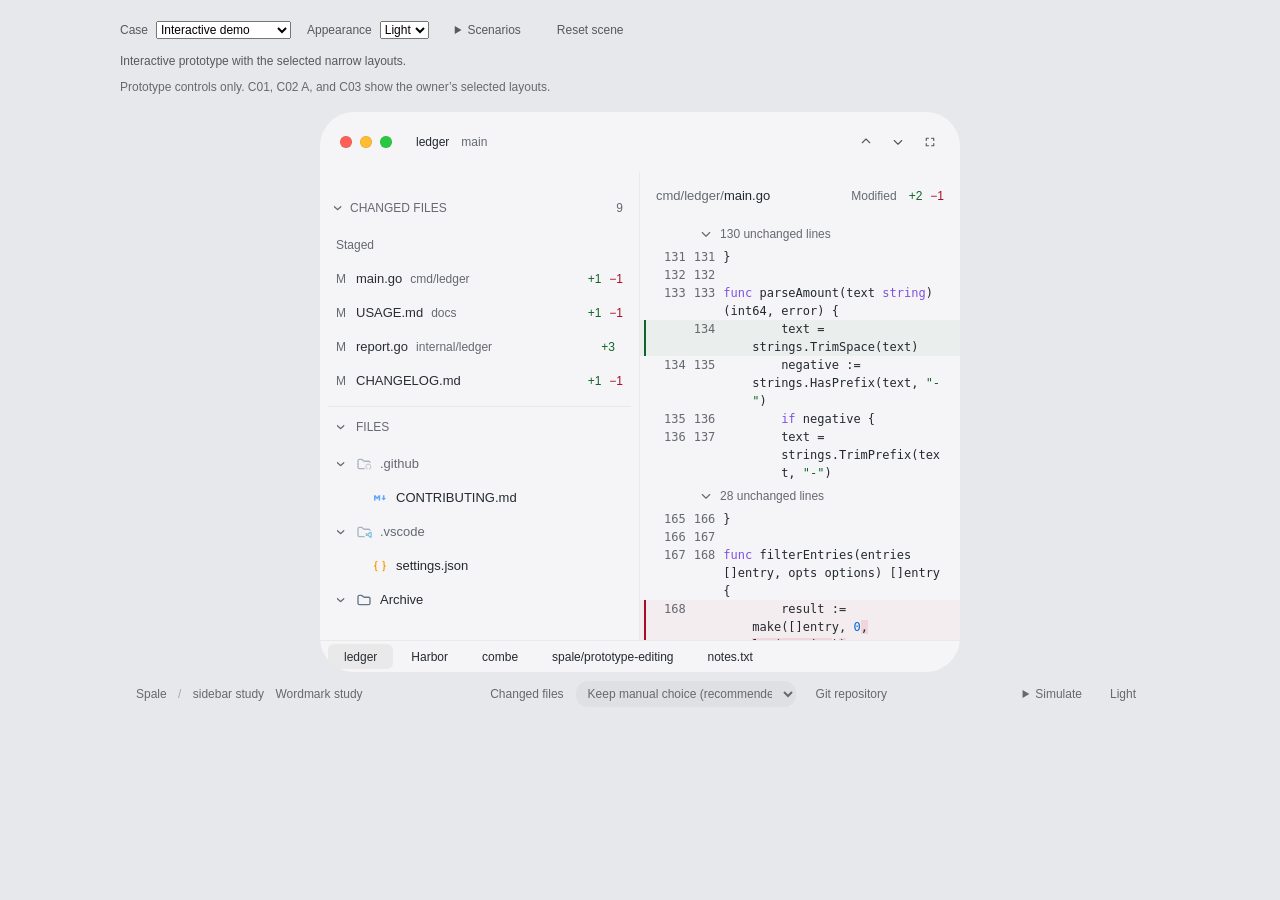
<file: prototype/index.html>
<!doctype html>
<html lang="en">
  <head>
    <meta charset="utf-8">
    <meta name="viewport" content="width=device-width,initial-scale=1">
    <title>Spale</title>
    <link rel="icon" href="data:,">
    <link rel="stylesheet" href="style.css">
    <link rel="stylesheet" href="layout.css">
  </head>
  <body>
    <section class="layout-study" aria-label="Prototype layout scenarios">
      <div class="study-controls">
        <label>Case <select id="study-case"><option value="demo">Interactive demo</option><option value="c01">C01 · Conflict banner</option><option value="c02">C02 · File path</option><option value="c03">C03 · Window bar</option></select></label>
        <label>Appearance <select id="study-theme"><option value="light">Light</option><option value="dark">Dark</option></select></label>
        <details class="study-fixtures"><summary>Scenarios</summary><div>
          <label>Window width <select id="study-width"><option value="640">640 pt · 320 pt reader</option><option value="720">720 pt · 400 pt reader</option><option value="800">800 pt · 480 pt reader</option><option value="1040">1040 pt · 720 pt reader</option></select></label>
          <label>Open windows <select id="study-count"><option value="1">1</option><option value="5" selected>5</option><option value="10">10</option></select></label>
          <label>File path <select id="study-path"><option value="long">Long path</option><option value="mixed">Mixed Chinese and English</option><option value="renamed">Renamed path</option><option value="deleted">Deleted file</option><option value="unbroken">Long filename</option></select></label>
        </div></details>
        <button id="study-reset">Reset scene</button>
      </div>
      <p id="study-description"></p>
      <p class="study-scope">Prototype controls only. C01, C02 A, and C03 show the owner’s selected layouts.</p>
    </section>
    <div class="window" aria-label="Spale change reader">
      <header class="chrome">
        <div class="lights" aria-hidden="true">
          <i>
          </i>
          <i>
          </i>
          <i>
          </i>
        </div>
        <div class="workspace" id="workspace">Spale</div>
            <div class="chrome-main">
              <button id="back" class="icon" title="Back to changes (Esc)" aria-label="Back to changes" hidden>
              </button>
              <div class="nav">
                <button id="prev" class="icon" title="Previous change" aria-label="Previous change">
                </button>
                <button id="next" class="icon" title="Next change" aria-label="Next change">
                </button>
                <button id="full" class="icon" title="Read full file" aria-label="Read full file">
                </button>
              </div>
            </div>
          </header>
          <div class="body">
            <aside>
              <section id="changes-panel" aria-label="Changed files">
              <button id="changes-heading" class="side-heading" aria-expanded="true"><span>CHANGED FILES</span><span class="changes-disclosure">›</span><span id="file-count"></span></button>
              <nav id="files" aria-label="Changed files">
              </nav>
              </section>
              <section id="tree-panel" aria-label="Files">
                <button id="tree-heading" class="side-heading" aria-expanded="true"><span>FILES</span><span class="tree-chevron">›</span></button>
                <div id="tree-body"><nav id="tree" aria-label="Folder contents"></nav></div>
              </section>
            </aside>
            <main id="reader" tabindex="0" aria-label="Continuous changes">
              <div id="stream">
              </div>
              <div id="fullfile" hidden>
              </div>
              <div id="empty" hidden>No changes. A little room to think.</div>
            </main>
          </div>
          <nav id="windows" aria-label="Open Spale windows"></nav>
        </div>
        <footer class="harness">
          <span>Spale <span class="dim">/</span> sidebar study <a href="wordmark.html">Wordmark study</a></span>
          <div>
            <label for="collapse-policy">Changed files</label>
            <select id="collapse-policy" aria-label="Changed files collapse behavior">
              <option value="keep">Keep manual choice (recommended)</option>
              <option value="follow">Follow changes</option>
            </select>
            <button id="context-choice">Git repository</button>
          </div>
          <div>
            <details class="simulation"><summary>Simulate</summary><div>
            <button id="open-window">打开窗口</button>
            <button id="close-window">关闭当前窗口</button>
            <button id="new-file">新文件</button>
            <button id="stage">git add 当前文件</button>
            <button id="simulate" title="Simulate an agent update">Agent update
          </button>
          <button id="clean" title="Toggle clean state">Clean state
        </button>
            </div></details>
            <button id="appearance" title="Change appearance">System</button>
      </div>
    </footer>
    <script src="sidebar.js"></script>
    <script src="layout.js"></script>
    <script src="app.js">
    </script>
  </body>
</html>
</file>
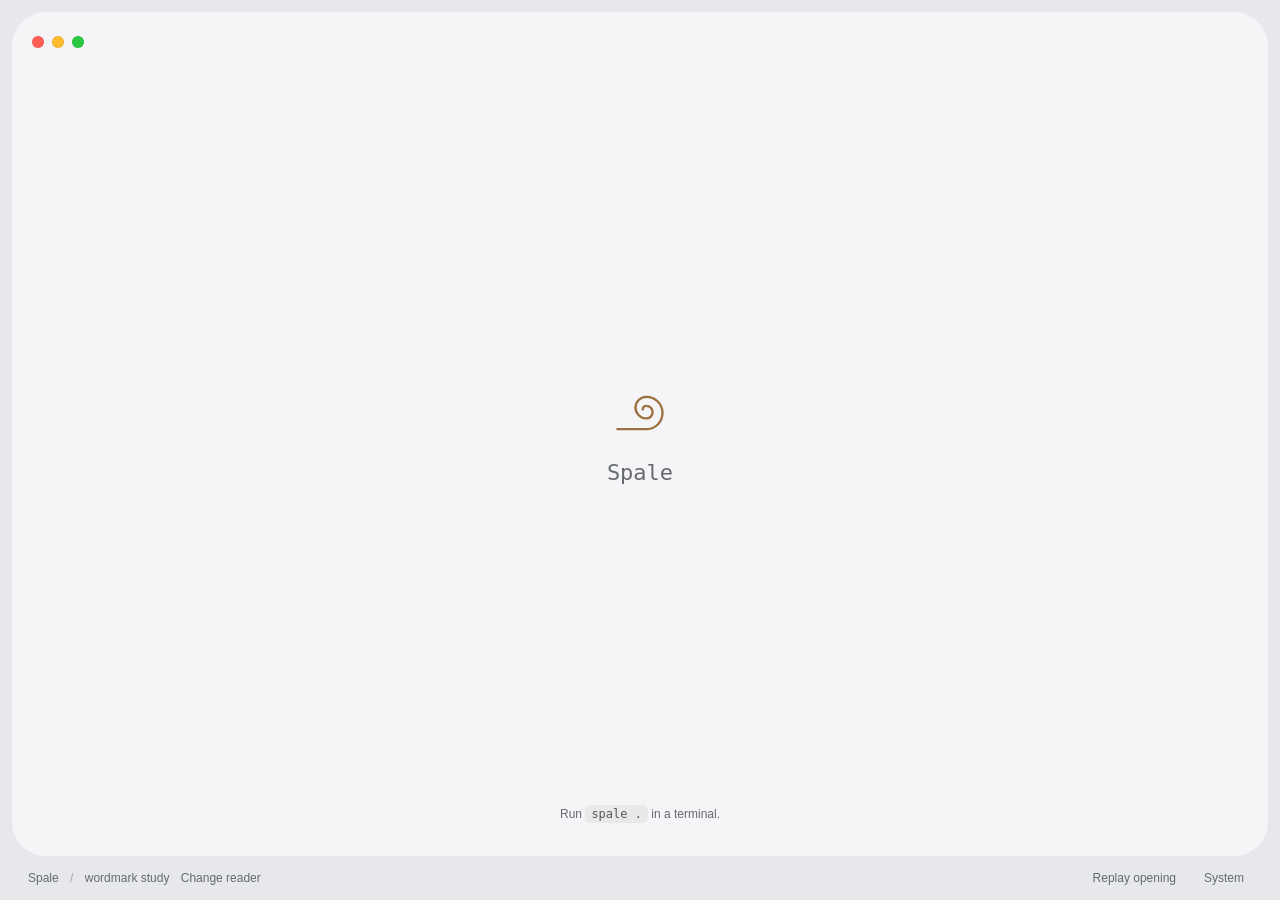
<file: prototype/wordmark.html>
<!doctype html>
<html lang="en">
  <head>
    <meta charset="utf-8">
    <meta name="viewport" content="width=device-width,initial-scale=1">
    <title>Spale · Wordmark study</title>
    <link rel="icon" href="data:,">
    <link rel="stylesheet" href="style.css">
    <link rel="stylesheet" href="wordmark.css">
  </head>
  <body>
    <div class="window wordmark-window" aria-label="Spale empty window">
      <div class="lights" aria-hidden="true"><i></i><i></i><i></i></div>
      <div class="identity">
        <svg class="shaving" viewBox="0 0 40 40" aria-hidden="true"><path pathLength="1" transform="translate(1.5 -1)" d="M6 30H22A9 9 0 0 0 22 12A6 6 0 0 0 22 24A3.5 3.5 0 0 0 22 17A2 2 0 0 0 20 19"/></svg>
        <div class="wordmark">Spale</div>
      </div>
      <div class="command-hint">Run <code>spale .</code> in a terminal.</div>
    </div>
    <footer class="harness">
      <span>Spale <span class="dim">/</span> wordmark study <a href="index.html">Change reader</a></span>
      <div>
        <button id="replay">Replay opening</button>
        <button id="appearance">System</button>
      </div>
    </footer>
    <script src="wordmark.js"></script>
  </body>
</html>
</file>
<file: prototype/style.css>
@font-face {
  font-family: Fira;
  src: local('Fira Code Light'), local('FiraCode-Light');
  font-weight: 300;
}

:root {
  color-scheme: light;
  --page: #e7e8eb;
  --bg: #f5f5f7;
  --fg: #24292f;
  --strong: #292d33;
  --muted: #656970;
  --soft: #555960;
  --line: #0000000d;
  --hover: #00000009;
  --selection: #0000000d;
  --pressed: #00000017;
  --add: #116329;
  --remove: #a40e26;
  --modify: #9a6700;
  --add-bg: #1163290c;
  --remove-bg: #cf222e09;
  --add-word: #11632920;
  --remove-word: #cf222e1c;
  --keyword: #8250df;
  --string: #116329;
  --number: #0969da;
  --ease: cubic-bezier(.22, .8, .2, 1);
  --digits: 4;
}

:root[data-theme='dark'] {
  color-scheme: dark;
  --page: #242527;
  --bg: #161719;
  --fg: #e6edf3;
  --strong: #e6e7e9;
  --muted: #9c9ea3;
  --soft: #c3c4c7;
  --line: #ffffff10;
  --hover: #ffffff12;
  --selection: #ffffff1a;
  --pressed: #ffffff26;
  --add: #8dbfac;
  --remove: #e7a39d;
  --modify: #c7ad79;
  --add-bg: #3fb9500e;
  --remove-bg: #ff7b720b;
  --add-word: #3fb95027;
  --remove-word: #ff7b7225;
  --keyword: #d2a8ff;
  --string: #8dbfac;
  --number: #79c0ff;
}

* {
  box-sizing: border-box;
}

body {
  margin: 0;
  padding: 12px 12px 0;
  background: var(--page);
  color: var(--fg);
  font: 12px/18px -apple-system, BlinkMacSystemFont, 'Helvetica Neue', sans-serif;
  -webkit-font-smoothing: antialiased;
  font-variant-numeric: tabular-nums;
}

button {
  border: 0;
  padding: 0;
  background: none;
  color: inherit;
  font: inherit;
  cursor: default;
}

button:hover {
  background: var(--hover);
}

button:active {
  background: var(--pressed);
}

button:focus-visible,
main:focus-visible {
  outline: 2px solid var(--number);
  outline-offset: -2px;
}

svg {
  width: 12px;
  height: 12px;
  fill: none;
  stroke: currentColor;
  stroke-width: 1.5;
  stroke-linecap: round;
  stroke-linejoin: round;
  flex-shrink: 0;
}

[hidden] {
  display: none !important;
}

.window {
  height: calc(100dvh - 56px);
  min-height: 440px;
  overflow: hidden;
  border-radius: 34px;
  background: var(--bg);
}

.chrome {
  position: relative;
  display: flex;
  align-items: center;
  height: 60px;
}

.lights {
  position: absolute;
  left: calc(12px + 8px);
  top: calc(16px + 8px);
  display: flex;
  gap: 8px;
}

.lights i {
  width: 12px;
  height: 12px;
  border-radius: 50%;
  background: #ff5f57;
  box-shadow: inset 0 0 0 .5px #0002;
}

.lights i:nth-child(2) {
  background: #febc2e;
}

.lights i:nth-child(3) {
  background: #28c840;
}

.chrome-main {
  display: flex;
  flex: 1;
  align-items: center;
  min-width: 0;
  gap: 12px;
  padding: 0 16px;
  color: var(--muted);
}

.nav {
  display: flex;
  flex-shrink: 0;
  gap: 4px;
  margin-left: auto;
}

.icon {
  display: inline-flex;
  align-items: center;
  justify-content: center;
  flex-shrink: 0;
  width: 28px;
  height: 28px;
  border-radius: 50%;
  color: var(--soft);
}

.body {
  display: flex;
  height: calc(100% - 60px);
}

aside {
  display: flex;
  flex-direction: column;
  flex-shrink: 0;
  width: 320px;
  padding: 16px 8px;
  border-right: 1px solid var(--line);
}

.side-heading {
  display: flex;
  justify-content: space-between;
  margin: 0 8px 12px;
  color: var(--muted);
}

#files {
  overflow: auto;
}

.file-row {
  display: flex;
  align-items: center;
  width: 100%;
  height: 34px;
  gap: 8px;
  padding: 0 8px;
  border-radius: 12px;
  font-size: 13px;
  text-align: left;
}

.file-row.active {
  background: var(--selection);
}

.file-status {
  width: 12px;
  flex-shrink: 0;
  color: var(--muted);
  font-size: 12px;
}

.file-label {
  display: flex;
  align-items: baseline;
  flex: 1;
  min-width: 0;
  gap: 8px;
  overflow: hidden;
  white-space: nowrap;
}

.file-name {
  flex-shrink: 0;
  color: var(--strong);
}

.file-directory,
.rename-name {
  overflow: hidden;
  text-overflow: ellipsis;
}

.file-directory {
  color: var(--muted);
  font-size: 12px;
}

.counts {
  display: flex;
  flex-shrink: 0;
  gap: 8px;
  margin-left: auto;
  font-size: 12px;
}

.plus {
  color: var(--add);
}

.minus {
  color: var(--remove);
}

main {
  position: relative;
  flex: 1;
  min-width: 0;
  overflow-y: auto;
  overflow-x: hidden;
  scroll-behavior: auto;
  overflow-anchor: none;
  scrollbar-width: thin;
  scrollbar-color: var(--line) transparent;
}

#stream,
:is(#fullfile, .snapshot-full) {
  padding-bottom: 16px;
}

.file-section {
  font: 300 12px/18px Fira, 'Fira Code', ui-monospace, 'Noto Sans Mono CJK SC', monospace;
}

.file-section,
:is(#fullfile, .snapshot-full) {
  --numbers: calc(var(--digits) * 1ch);
  --gutter-width: calc(8px + var(--numbers) * 2 + 24px);
}

.file-head {
  display: flex;
  align-items: center;
  min-height: 48px;
  gap: 12px;
  padding: 8px 16px;
  border-top: 1px solid var(--line);
  background: var(--bg);
  font: 12px/18px -apple-system, BlinkMacSystemFont, sans-serif;
}

.file-section:first-child .file-head {
  border-top: 0;
}

.path {
  min-width: 0;
  overflow: hidden;
  text-overflow: ellipsis;
  white-space: nowrap;
  font-size: 13px;
  font-weight: 500;
}

.directory,
.status {
  color: var(--muted);
  font-weight: 400;
}

.status {
  flex-shrink: 0;
  font-size: 12px;
}

.hunk {
  scroll-margin-top: 0;
}

.code-block {
  overflow: visible;
}

.line {
  position: relative;
  display: grid;
  grid-template-columns: 8px var(--numbers) var(--numbers) minmax(0, 1fr);
  align-items: start;
  column-gap: 8px;
  min-height: 18px;
  padding: 0 16px 0 8px;
  font: 300 12px/18px Fira, 'Fira Code', ui-monospace, 'Noto Sans Mono CJK SC', monospace;
  tab-size: 4;
}

.ln {
  color: var(--muted);
  font-size: 12px;
  text-align: right;
  user-select: none;
}

.source {
  min-width: 0;
  white-space: pre-wrap;
  overflow-wrap: anywhere;
  padding-left: calc(var(--indent) * 1ch);
  text-indent: calc(var(--indent) * -1ch);
}

.gutter-mark {
  display: flex;
  align-items: center;
  justify-content: center;
  height: 18px;
}

.line.add {
  background: var(--add-bg);
}

.line.del {
  background: var(--remove-bg);
}

.line.add::before,
.line.del::before,
.prose-row.add::before,
.prose-row.del::before {
  position: absolute;
  top: 0;
  bottom: 0;
  left: 4px;
  width: 2px;
  background: var(--add);
  content: '';
}

.line.del::before,
.prose-row.del::before {
  background: var(--remove);
}

.word {
  background: var(--add-word);
}

.del .word {
  background: var(--remove-word);
}

.kw {
  color: var(--keyword);
}

.str {
  color: var(--string);
}

.num {
  color: var(--number);
}

.comment {
  color: var(--muted);
}

.fold {
  display: grid;
  grid-template-columns: var(--gutter-width) minmax(0, 1fr);
  align-items: center;
  width: 100%;
  min-height: 28px;
  padding: 4px 16px 4px 8px;
  color: var(--muted);
  font: 12px/18px -apple-system, BlinkMacSystemFont, sans-serif;
  text-align: left;
}

.fold-gutter {
  display: flex;
  justify-content: flex-end;
  padding-right: 8px;
}

.fold svg {
  transition: transform 380ms var(--ease);
}

.fold[aria-expanded='true'] svg {
  transform: rotate(180deg);
}

.expanded {
  animation: reveal 380ms var(--ease);
}

@keyframes reveal {
  from { opacity: 0; transform: translateY(-4px); }
  to { opacity: 1; transform: none; }
}

.prose {
  display: grid;
  grid-template-columns: var(--gutter-width) minmax(0, 760px);
  padding: 0 16px 0 8px;
  font: 15px/1.8 -apple-system, BlinkMacSystemFont, sans-serif;
}

.prose-block {
  position: relative;
  grid-column: 2;
  margin: 0 0 16px;
  overflow-wrap: anywhere;
}

.prose-row {
  position: relative;
  display: grid;
  grid-column: 1 / -1;
  grid-template-columns: inherit;
}

.prose-row.add::before,
.prose-row.del::before {
  left: -4px;
  bottom: 16px;
}

.prose-row > .gutter-mark {
  grid-column: 1;
  grid-row: 1;
  justify-content: flex-start;
  margin-top: 8px;
}

.prose-row > .prose-block {
  grid-row: 1;
}

.prose h2,
.prose h3,
.prose h4 {
  margin: 16px 0;
  font-size: 24px;
  font-weight: 550;
  line-height: 1.5;
  letter-spacing: -.5px;
}

.prose h4 {
  font-size: 18px;
}

.prose code {
  padding: 0 4px;
  border-radius: 0;
  background: var(--selection);
  font: 12px/18px ui-monospace, monospace;
}

.prose strong {
  font-weight: 550;
}

.prose ins {
  color: var(--fg);
  background: var(--add-word);
  text-decoration: none;
}

.prose del {
  color: var(--muted);
  text-decoration-color: var(--remove);
}

.prose ins,
.prose del {
  box-decoration-break: clone;
  -webkit-box-decoration-break: clone;
}

.prose-context {
  grid-column: 1 / -1;
  margin-bottom: 8px;
}

.prose-context .fold,
.prose-context .prose {
  padding-left: 0;
  padding-right: 0;
}

.prose table {
  width: 100%;
  border-collapse: collapse;
  font-size: 12px;
  line-height: 18px;
}

.prose td {
  padding: 4px 12px 4px 0;
  border-bottom: 1px solid var(--line);
}

.rename {
  display: flex;
  align-items: center;
  gap: 8px;
  padding: 8px 16px 16px;
  color: var(--muted);
  font: 12px/18px -apple-system, BlinkMacSystemFont, sans-serif;
}

:is(#fullfile, .snapshot-full) {
  font: 300 12px/18px Fira, 'Fira Code', ui-monospace, 'Noto Sans Mono CJK SC', monospace;
}

:is(#fullfile, .snapshot-full) .line {
  grid-template-columns: 8px var(--numbers) minmax(0, 1fr);
}

:is(#fullfile, .snapshot-full) .line.add {
  background: none;
}

:is(#fullfile, .snapshot-full) .line.modified::before {
  background: var(--modify);
}

.deletion-boundary {
  position: relative;
  height: 0;
}

.deletion-marker {
  position: absolute;
  z-index: 1;
  top: -14px;
  left: 8px;
  display: grid;
  place-items: center;
  width: 28px;
  height: 28px;
  border-radius: 50%;
  color: var(--remove);
}



.harness {
  display: flex;
  align-items: center;
  justify-content: space-between;
  height: 44px;
  padding: 0 16px;
  color: var(--muted);
  font-size: 12px;
}

.harness > div {
  display: flex;
  gap: 12px;
}

.harness button,
.harness a {
  padding: 4px 8px;
  border-radius: 12px;
  font-size: 12px;
}

.harness a {
  color: inherit;
  text-decoration: none;
}

.harness a:hover {
  background: var(--hover);
}

.harness a:active {
  background: var(--pressed);
}

.harness a:focus-visible {
  outline: 2px solid var(--number);
}

.harness label {
  align-self: center;
}

.harness select {
  max-width: 220px;
  padding: 4px 8px;
  border: 0;
  border-radius: 12px;
  background: var(--hover);
  color: inherit;
  font: inherit;
}

.dim {
  margin: 0 8px;
  opacity: .5;
}

.updated {
  animation: cue 3s var(--ease);
}

@keyframes cue {
  0%, 30% { background: var(--add-word); }
  100% { background: transparent; }
}

#empty {
  display: grid;
  place-items: center;
  height: 100%;
  color: var(--muted);
  font-size: 15px;
}

main.clean {
  overflow: hidden;
}

@media (prefers-reduced-motion: reduce) {
  * {
    scroll-behavior: auto !important;
    animation: none !important;
    transition: none !important;
  }
}

@media (prefers-reduced-transparency: reduce) {
  .window {
    background: var(--bg);
  }
}

.rename-name {
  display: inline-flex;
  align-items: center;
  gap: 4px;
}

.rename-name span {
  overflow: hidden;
  text-overflow: ellipsis;
}

button:disabled {
  opacity: .35;
  pointer-events: none;
}

.view-fade {
  position: fixed;
  z-index: 10;
  margin: 0;
  overflow: hidden;
  background: var(--bg);
  pointer-events: none;
}

.prose ul,
.prose ol {
  padding-left: 16px;
}

.prose pre {
  white-space: pre-wrap;
  font: 300 12px/18px Fira, 'Fira Code', ui-monospace, monospace;
}

.prose pre code {
  padding: 0;
  background: none;
}

.body {
  height: calc(100% - 92px);
}

.workspace {
  display: flex;
  align-items: baseline;
  gap: 12px;
  margin-left: 96px;
  min-width: 0;
  font-weight: 500;
}

.branch { color: var(--muted); }

.workspace > span {
  overflow: hidden;
  text-overflow: ellipsis;
  white-space: nowrap;
}

aside {
  overflow: hidden;
  transition: width 380ms var(--ease), padding 380ms var(--ease), opacity 180ms linear;
}

.sidebar-collapsed aside {
  width: 0;
  padding-left: 0;
  padding-right: 0;
  border-right: 0;
  opacity: 0;
  pointer-events: none;
}

.group-heading {
  display: block;
  width: 100%;
  padding: 8px;
  text-align: left;
  color: var(--muted);
}

#windows {
  display: flex;
  align-items: stretch;
  height: 32px;
  overflow-x: auto;
  border-top: 1px solid var(--line);
  white-space: nowrap;
}

#windows button {
  flex-shrink: 0;
  padding: 0 16px;
}

#windows button.active {
  background: var(--selection);
  color: var(--strong);
}

.unsaved {
  margin-left: 8px;
  font: 12px/18px -apple-system, BlinkMacSystemFont, sans-serif;
  color: var(--modify);
}

.conflict {
  display: flex;
  align-items: center;
  gap: 16px;
  padding: 8px 16px;
  border-bottom: 1px solid var(--line);
  color: var(--modify);
  font: 12px/18px -apple-system, BlinkMacSystemFont, sans-serif;
}

.conflict button {
  color: var(--fg);
}

[contenteditable="true"] {
  outline: none;
  caret-color: var(--strong);
  -webkit-user-modify: read-write-plaintext-only;
}

.source {
  min-height: 18px;
}

.line.del {
  cursor: default;
}

.single-file .workspace {
  width: auto;
  min-width: 320px;
}

.single-file #prev,
.single-file #next {
  display: none;
}

.group-heading:is(:hover, :active),
#changes-heading:is(:hover, :active),
#tree-heading:is(:hover, :active) { background: none; }

#changes-heading {
  transition: color 380ms var(--ease);
}
.group-heading.active { color: var(--strong); font-weight: 600; }
.file-row[data-status="A"] .file-status,
.file-row[data-status="U"] .file-status { color: var(--add); }
.file-row[data-status="D"] .file-status { color: var(--remove); }
.file-row[data-status="D"] .file-name { text-decoration: line-through; }
.file-row[data-status="R"] .file-status { color: var(--number); }
#stream .file-head { cursor: pointer; }

#changes-panel {
  display: flex;
  flex: 1 1 0;
  flex-direction: column;
  min-height: 0;
  overflow: hidden;
  transition: flex-grow 380ms var(--ease), flex-basis 380ms var(--ease);
}

#changes-panel .side-heading {
  flex-shrink: 0;
}

#changes-panel.collapsed {
  flex: 0 0 40px;
  overflow: hidden;
}

#changes-heading,
#tree-heading {
  display: flex;
  align-items: center;
  width: calc(100% - 16px);
  height: 40px;
  min-height: 40px;
  margin: 0 8px;
  text-align: left;
}

#changes-heading {
  justify-content: flex-start;
  gap: 8px;
  color: var(--muted);
}

#changes-heading .changes-disclosure {
  order: -1;
  font-size: 18px;
  color: var(--muted);
  transform: rotate(90deg);
  transition: transform 380ms var(--ease);
}

#changes-heading[aria-expanded='false'] .changes-disclosure {
  transform: none;
}

#file-count {
  margin-left: auto;
}

#tree-panel {
  display: flex;
  flex: 1 1 0;
  flex-direction: column;
  min-height: 0;
  margin-top: 0;
  padding-top: 0;
  border-top: 1px solid var(--line);
  overflow: hidden;
  transition: flex-grow 380ms var(--ease), flex-basis 380ms var(--ease);
}

#tree-heading {
  justify-content: flex-start;
  gap: 8px;
  flex-shrink: 0;
}

#tree-heading .tree-chevron {
  order: -1;
  transform: rotate(90deg);
}

#tree-heading[aria-expanded='false'] .tree-chevron {
  transform: none;
}

#tree-body {
  min-height: 0;
  overflow: auto;
  transition: opacity 180ms linear, flex-basis 380ms var(--ease);
  flex: 1 1 auto;
}

#tree-body.collapsed {
  flex: 0 1 0;
  opacity: 0;
  overflow: hidden;
}

.tree-row {
  display: flex;
  align-items: center;
  width: 100%;
  height: 34px;
  gap: 8px;
  padding: 0 12px 0 calc(8px + var(--depth) * 16px);
  border-radius: 12px;
  font-size: 13px;
  text-align: left;
}

.tree-row.active {
  background: var(--selection);
}

.tree-icon {
  width: 16px;
  height: 16px;
  flex-shrink: 0;
}

.tree-row.hidden-item .tree-icon {
  opacity: 0.5;
}

.tree-chevron {
  display: inline-flex;
  align-items: center;
  justify-content: center;
  width: 12px;
  flex-shrink: 0;
  font-size: 18px;
  color: var(--muted);
  transition: transform 380ms var(--ease);
}

.tree-chevron.open {
  transform: rotate(90deg);
}

.tree-name {
  overflow: hidden;
  text-overflow: ellipsis;
  white-space: nowrap;
}

.tree-row.hidden-item .tree-name {
  color: var(--muted);
}

.tree-row[aria-disabled='true']:is(:hover, :active) {
  background: none;
}

.tree-children {
  display: grid;
  grid-template-rows: 0fr;
  opacity: 0;
  visibility: hidden;
  transition: grid-template-rows 380ms var(--ease), opacity 180ms linear, visibility 380ms;
}

.tree-children.open {
  grid-template-rows: 1fr;
  opacity: 1;
  visibility: visible;
}

.tree-children > div {
  min-height: 0;
  overflow: hidden;
}

.folder-window #tree-panel {
  margin-top: 0;
  padding-top: 0;
  border-top: 0;
}

.simulation {
  position: relative;
}

.simulation summary {
  padding: 4px 8px;
  border-radius: 12px;
  cursor: default;
}

.simulation > div {
  position: absolute;
  right: 0;
  bottom: 36px;
  display: grid;
  width: 180px;
  padding: 8px;
  border: 1px solid var(--line);
  border-radius: 12px;
  background: var(--bg);
  z-index: 20;
}

.simulation button {
  text-align: left;
}

@media (max-width: 800px) {
  .harness > span { display: none; }
  .harness { padding: 0; }
  .harness > div { gap: 4px; }
}

@media (prefers-reduced-motion: reduce) {
  .tree-children,
  .tree-chevron,
  #tree-body,
  #tree-panel,
  #changes-panel,
  #changes-heading,
  #changes-heading .changes-disclosure {
    transition: none;
  }
}

.tree-closed #changes-panel:not(.collapsed) {
  flex: 1 1 0;
}

.tree-closed #tree-panel {
  flex: 0 0 40px;
}
</file>
<file: prototype/layout.css>
.layout-study {
  max-width: 1040px;
  margin: 4px auto 16px;
  color: var(--soft);
}

.study-controls {
  display: flex;
  align-items: center;
  flex-wrap: wrap;
  gap: 16px;
}

.study-controls label { display: flex; align-items: center; gap: 8px; }
.study-controls select { font: inherit; max-width: 220px; }
.study-controls button,
.study-fixtures summary { padding: 5px 10px; border-radius: 6px; }
.layout-study p { margin: 8px 0 0; }
.study-scope { color: var(--muted); }
.study-fixtures { position: relative; }
.study-fixtures > div {
  position: absolute;
  right: 0;
  top: 36px;
  z-index: 30;
  display: grid;
  gap: 12px;
  width: 330px;
  padding: 16px;
  border: 1px solid var(--line);
  border-radius: 8px;
  background: var(--bg);
}
.study-fixtures label { justify-content: space-between; }
.study-fixtures summary:focus-visible { outline: 2px solid var(--number); }
.window { width: var(--study-width, 640px); max-width: 100%; height: 560px; margin: 0 auto; }
.harness { max-width: 1040px; margin: 0 auto; }
.chrome-main { flex: 0 0 auto; margin-left: auto; }
.workspace { flex: 1; }
.branch { flex-shrink: 0; }
#reader { container-type: inline-size; }
.conflict { flex-wrap: wrap; gap: 4px 16px; min-height: 38px; padding: 6px 16px; }
.conflict > span { min-width: 120px; flex-shrink: 0; }
.conflict-actions { display: flex; gap: 16px; }
.conflict button { width: 120px; min-height: 26px; padding: 4px 8px; border-radius: 6px; white-space: nowrap; }
@container (max-width: 423px) {
  .conflict { align-items: flex-start; gap: 8px 16px; padding-top: 8px; }
  .conflict > span { flex-basis: 100%; }
}
@container (max-width: 290px) {
  .conflict-actions { flex-wrap: wrap; }
}
.file-head .path { flex: 1; text-overflow: clip; }
.file-head .status,
.file-head .counts,
.file-head > .unsaved { flex-shrink: 0; }
.file-head > .unsaved { margin-left: 0; }
.file-head[data-status='D'] .path { text-decoration: line-through; }
#windows { padding: 3px 8px; gap: 2px; overflow-y: hidden; scrollbar-width: none; }
#windows button { display: inline-flex; align-items: center; max-width: none; min-width: max-content; border-radius: 6px; }
.window-name { min-width: 0; overflow: hidden; white-space: nowrap; text-overflow: ellipsis; }
#windows .unsaved { flex-shrink: 0; }
</file>
<file: prototype/wordmark.css>
.wordmark-window {
  position: relative;
}

.identity {
  position: absolute;
  left: calc(50% - 64px);
  top: calc(50% - 57px);
  width: 128px;
  height: 114px;
  transform-origin: center;
}

.shaving {
  position: absolute;
  left: 28px;
  top: 0;
  width: 72px;
  height: 72px;
  fill: none;
  stroke: #9c713f;
  stroke-width: 1.3;
  stroke-linecap: round;
  stroke-linejoin: round;
}

:root[data-theme='dark'] .shaving {
  stroke: #e9c08a;
}

.wordmark {
  position: absolute;
  left: 9px;
  top: 78px;
  width: 110px;
  height: 36px;
  color: var(--muted);
  font: 300 22px/36px Fira, 'Fira Code', monospace;
  text-align: center;
}

.command-hint {
  position: absolute;
  bottom: 33px;
  left: 0;
  width: 100%;
  color: var(--muted);
  text-align: center;
}

.command-hint code {
  padding: 2px 6px;
  border-radius: 5px;
  background: var(--line);
  color: var(--soft);
  font: 300 12px/18px Fira, 'Fira Code', monospace;
}
</file>
